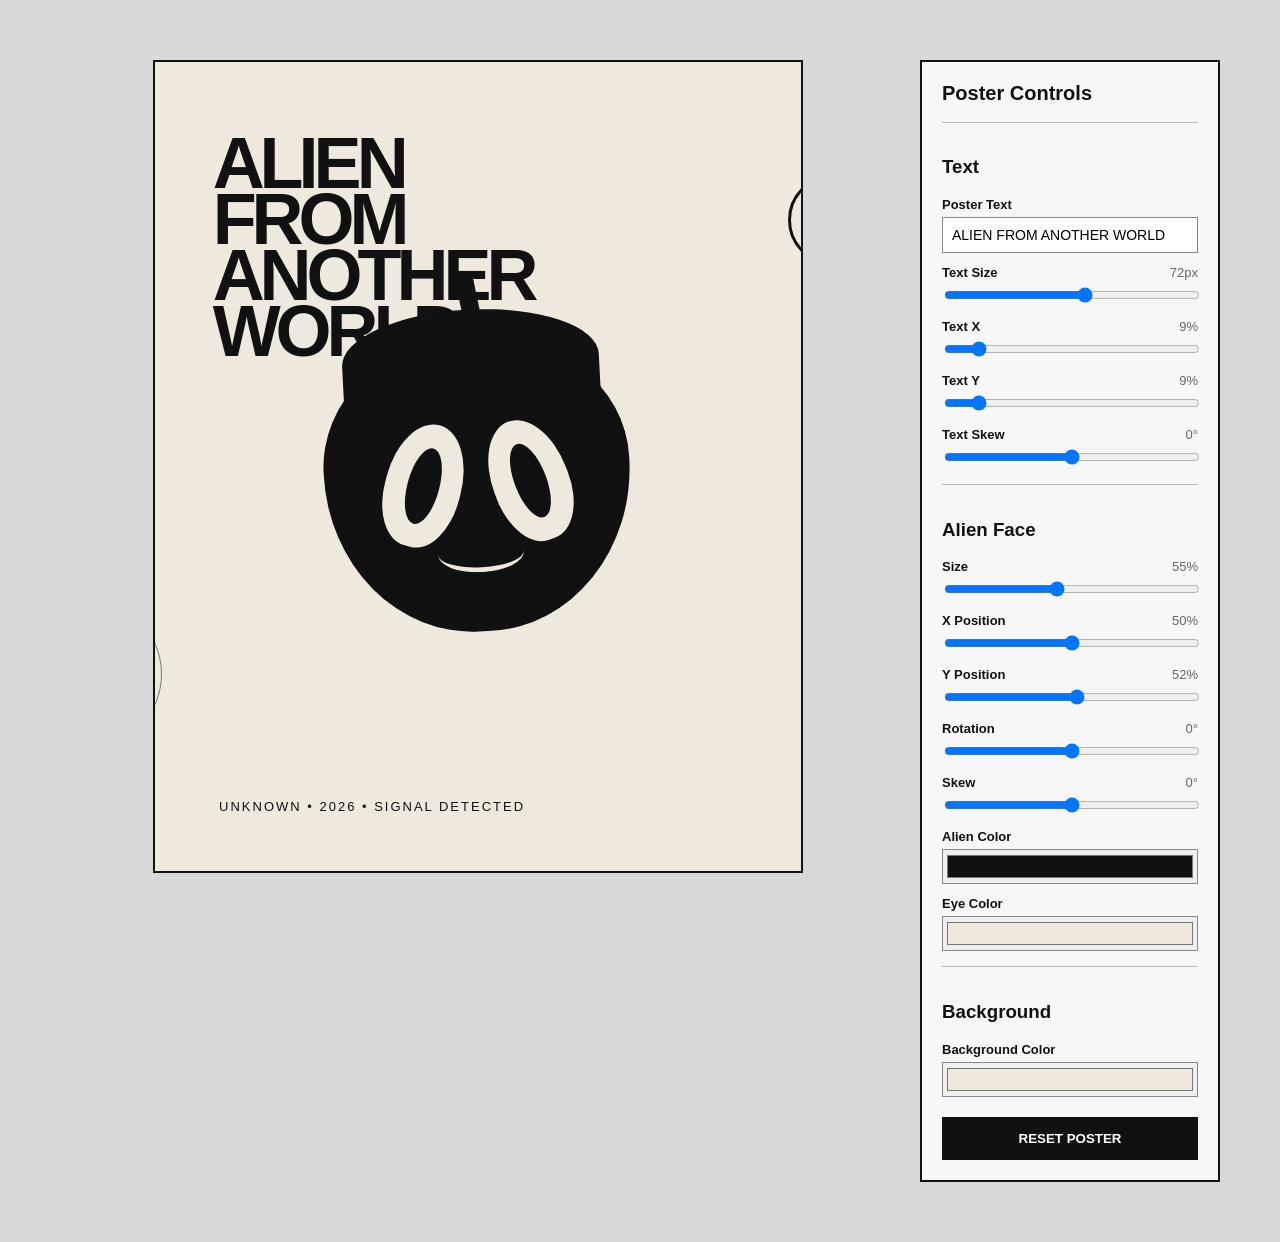
<file: alien.html>
<!DOCTYPE html>
<html lang="en">
<head>
    <meta charset="UTF-8">
    <meta name="viewport" content="width=device-width, initial-scale=1.0">
    <title>Alien Poster Generator</title>

    <style>
        * {
            box-sizing: border-box;
        }

        body {
            margin: 0;
            font-family: Arial, Helvetica, sans-serif;
            background: #d8d8d8;
            color: #111;
        }

        .container {
            display: grid;
            grid-template-columns: 1fr 300px;
            gap: 25px;
            max-width: 1200px;
            margin: 40px auto;
            padding: 20px;
        }

        /* -------------------------
           POSTER
        ------------------------- */

        .poster {
            position: relative;
            width: 100%;
            max-width: 650px;
            aspect-ratio: 4 / 5;
            margin: auto;
            background: #eee9dc;
            overflow: hidden;
            border: 2px solid #111;
        }

        .title {
            position: absolute;
            left: 9%;
            top: 9%;

            font-size: 72px;
            font-weight: 900;
            line-height: .78;
            letter-spacing: -5px;

            z-index: 5;

            white-space: pre-line;
        }

        .subtitle {
            position: absolute;
            left: 10%;
            bottom: 7%;

            font-size: 13px;
            letter-spacing: 2px;

            z-index: 5;
        }

        /* -------------------------
           ALIEN
        ------------------------- */

        .alien {
            position: absolute;

            left: 50%;
            top: 52%;

            width: 55%;
            aspect-ratio: 1 / 1;

            transform:
                translate(-50%, -50%)
                rotate(0deg)
                skew(0deg);

            z-index: 3;
        }

        .head {
            position: absolute;

            inset: 8% 7%;

            background: #111;

            border-radius:
                50% 50% 48% 48%
                /
                44% 44% 55% 55%;

            transform: rotate(-3deg);
        }

        /* Alien forehead */

        .head::before {
            content: "";

            position: absolute;

            left: 8%;
            right: 8%;
            top: -8%;

            height: 34%;

            background: #111;

            border-radius: 50% 50% 0 0;
        }

        /* Eyes */

        .eye {
            position: absolute;

            width: 25%;
            height: 42%;

            background: #eee9dc;

            border-radius: 55% 55% 50% 50%;

            top: 29%;

            transform: rotate(18deg);
        }

        .eye.left {
            left: 20%;
        }

        .eye.right {
            right: 20%;
            transform: rotate(-18deg);
        }

        /* Pupils */

        .pupil {
            position: absolute;

            width: 42%;
            height: 62%;

            background: #111;

            border-radius: 50%;

            left: 29%;
            top: 19%;
        }

        /* Mouth */

        .mouth {
            position: absolute;

            width: 28%;
            height: 13%;

            left: 36%;
            bottom: 20%;

            border-bottom: 5px solid #eee9dc;

            border-radius: 0 0 50% 50%;
        }

        /* Antenna */

        .antenna {
            position: absolute;

            width: 5%;
            height: 20%;

            background: #111;

            left: 48%;
            top: -7%;

            transform:
                rotate(-12deg);

            transform-origin: bottom;
        }

        .antenna::after {
            content: "";

            position: absolute;

            width: 18px;
            height: 18px;

            background: #111;

            border-radius: 50%;

            top: -10px;
            left: 50%;

            transform: translateX(-50%);
        }

        /* Decorative circles */

        .orb {
            position: absolute;

            width: 90px;
            height: 90px;

            border: 3px solid #111;
            border-radius: 50%;

            right: -12%;
            top: 14%;
        }

        .orb2 {
            position: absolute;

            width: 150px;
            height: 150px;

            border: 1px solid #777;
            border-radius: 50%;

            left: -22%;
            bottom: 15%;
        }

        /* -------------------------
           CONTROLS
        ------------------------- */

        .controls {
            padding: 20px;

            background: #f7f7f7;

            border: 2px solid #111;
        }

        .controls h2 {
            margin-top: 0;
            font-size: 20px;
        }

        .section {
            border-top: 1px solid #bbb;

            padding-top: 15px;
            margin-top: 15px;
        }

        label {
            display: block;

            font-size: 13px;
            font-weight: bold;

            margin-top: 12px;
            margin-bottom: 5px;
        }

        input[type="text"] {
            width: 100%;

            padding: 9px;

            border: 1px solid #888;

            font-size: 14px;
        }

        input[type="range"] {
            width: 100%;
        }

        input[type="color"] {
            width: 100%;
            height: 35px;

            border: 1px solid #888;
        }

        .value {
            float: right;

            font-weight: normal;
            color: #666;
        }

        button {
            width: 100%;

            margin-top: 20px;

            padding: 12px;

            border: 2px solid #111;

            background: #111;
            color: white;

            font-weight: bold;

            cursor: pointer;
        }

        button:hover {
            background: white;
            color: #111;
        }

        /* -------------------------
           MOBILE
        ------------------------- */

        @media (max-width: 750px) {

            .container {
                grid-template-columns: 1fr;
            }

            .poster {
                width: 100%;
            }

        }
    </style>
</head>


<body>

<div class="container">

    <!-- =========================
         POSTER
    ========================== -->

    <div>

        <div class="poster" id="poster">

            <!-- Decorative shapes -->

            <div class="orb"></div>
            <div class="orb2"></div>


            <!-- Main title -->

            <div class="title" id="title">
                ALIEN
                FROM
                ANOTHER
                WORLD
            </div>


            <!-- Alien -->

            <div class="alien" id="alien">

                <div class="antenna"></div>

                <div class="head">

                    <div class="eye left">
                        <div class="pupil"></div>
                    </div>

                    <div class="eye right">
                        <div class="pupil"></div>
                    </div>

                    <div class="mouth"></div>

                </div>

            </div>


            <!-- Bottom text -->

            <div class="subtitle">
                UNKNOWN • 2026 • SIGNAL DETECTED
            </div>

        </div>

    </div>


    <!-- =========================
         CONTROLS
    ========================== -->

    <div class="controls">

        <h2>Poster Controls</h2>


        <!-- TEXT -->

        <div class="section">

            <h3>Text</h3>

            <label>
                Poster Text
            </label>

            <input
                type="text"
                id="textInput"
                value="ALIEN FROM ANOTHER WORLD"
            >


            <label>
                Text Size

                <span
                    class="value"
                    id="textSizeValue">
                    72px
                </span>

            </label>

            <input
                type="range"
                id="textSize"
                min="25"
                max="110"
                value="72"
            >


            <label>
                Text X

                <span
                    class="value"
                    id="textXValue">
                    9%
                </span>

            </label>

            <input
                type="range"
                id="textX"
                min="0"
                max="80"
                value="9"
            >


            <label>
                Text Y

                <span
                    class="value"
                    id="textYValue">
                    9%
                </span>

            </label>

            <input
                type="range"
                id="textY"
                min="0"
                max="80"
                value="9"
            >


            <label>
                Text Skew

                <span
                    class="value"
                    id="textSkewValue">
                    0°
                </span>

            </label>

            <input
                type="range"
                id="textSkew"
                min="-30"
                max="30"
                value="0"
            >

        </div>


        <!-- ALIEN -->

        <div class="section">

            <h3>Alien Face</h3>


            <label>
                Size

                <span
                    class="value"
                    id="alienSizeValue">
                    55%
                </span>

            </label>

            <input
                type="range"
                id="alienSize"
                min="20"
                max="100"
                value="55"
            >


            <label>
                X Position

                <span
                    class="value"
                    id="alienXValue">
                    50%
                </span>

            </label>

            <input
                type="range"
                id="alienX"
                min="0"
                max="100"
                value="50"
            >


            <label>
                Y Position

                <span
                    class="value"
                    id="alienYValue">
                    52%
                </span>

            </label>

            <input
                type="range"
                id="alienY"
                min="0"
                max="100"
                value="52"
            >


            <label>
                Rotation

                <span
                    class="value"
                    id="alienRotationValue">
                    0°
                </span>

            </label>

            <input
                type="range"
                id="alienRotation"
                min="-180"
                max="180"
                value="0"
            >


            <label>
                Skew

                <span
                    class="value"
                    id="alienSkewValue">
                    0°
                </span>

            </label>

            <input
                type="range"
                id="alienSkew"
                min="-30"
                max="30"
                value="0"
            >


            <label>
                Alien Color
            </label>

            <input
                type="color"
                id="alienColor"
                value="#111111"
            >


            <label>
                Eye Color
            </label>

            <input
                type="color"
                id="eyeColor"
                value="#eee9dc"
            >

        </div>


        <!-- BACKGROUND -->

        <div class="section">

            <h3>Background</h3>

            <label>
                Background Color
            </label>

            <input
                type="color"
                id="backgroundColor"
                value="#eee9dc"
            >

        </div>


        <!-- RESET -->

        <button id="resetButton">
            RESET POSTER
        </button>

    </div>

</div>


<!-- =========================
     JAVASCRIPT
========================== -->

<script>

/*
    ========================================
    SELECT ELEMENTS
    ========================================
*/

const poster = document.getElementById("poster");

const title = document.getElementById("title");

const alien = document.getElementById("alien");

const alienHead = document.querySelector(".head");

const antenna = document.querySelector(".antenna");

const pupils = document.querySelectorAll(".pupil");

const eyes = document.querySelectorAll(".eye");

const mouth = document.querySelector(".mouth");


/*
    ========================================
    REUSABLE FUNCTION:
    UPDATE TEXT
    ========================================
*/

function updateText() {

    const text =
        document.getElementById("textInput").value;

    const size =
        document.getElementById("textSize").value;

    const x =
        document.getElementById("textX").value;

    const y =
        document.getElementById("textY").value;

    const skew =
        document.getElementById("textSkew").value;


    /*
        Change the text
    */

    title.textContent =
        text.replace(/\s+/g, "\n");


    /*
        Change text size
    */

    title.style.fontSize =
        size + "px";


    /*
        Change X position
    */

    title.style.left =
        x + "%";


    /*
        Change Y position
    */

    title.style.top =
        y + "%";


    /*
        Change skew
    */

    title.style.transform =
        "skew(" + skew + "deg)";


    /*
        Update numbers shown
        next to sliders
    */

    document.getElementById("textSizeValue")
        .textContent = size + "px";

    document.getElementById("textXValue")
        .textContent = x + "%";

    document.getElementById("textYValue")
        .textContent = y + "%";

    document.getElementById("textSkewValue")
        .textContent = skew + "°";
}


/*
    ========================================
    REUSABLE FUNCTION:
    UPDATE ALIEN
    ========================================
*/

function updateAlien() {

    const size =
        document.getElementById("alienSize").value;

    const x =
        document.getElementById("alienX").value;

    const y =
        document.getElementById("alienY").value;

    const rotation =
        document.getElementById("alienRotation").value;

    const skew =
        document.getElementById("alienSkew").value;


    /*
        Change alien size
    */

    alien.style.width =
        size + "%";


    /*
        Change alien position
    */

    alien.style.left =
        x + "%";

    alien.style.top =
        y + "%";


    /*
        Change rotation and skew
    */

    alien.style.transform =
        "translate(-50%, -50%) " +
        "rotate(" + rotation + "deg) " +
        "skew(" + skew + "deg)";


    /*
        Update slider values
    */

    document.getElementById("alienSizeValue")
        .textContent = size + "%";

    document.getElementById("alienXValue")
        .textContent = x + "%";

    document.getElementById("alienYValue")
        .textContent = y + "%";

    document.getElementById("alienRotationValue")
        .textContent = rotation + "°";

    document.getElementById("alienSkewValue")
        .textContent = skew + "°";
}


/*
    ========================================
    REUSABLE FUNCTION:
    UPDATE COLORS
    ========================================
*/

function updateColors() {

    const alienColor =
        document.getElementById("alienColor").value;

    const eyeColor =
        document.getElementById("eyeColor").value;


    /*
        Change alien color
    */

    alienHead.style.background =
        alienColor;

    antenna.style.background =
        alienColor;


    /*
        Change pupils
    */

    pupils.forEach(function(pupil) {

        pupil.style.background =
            alienColor;

    });


    /*
        Change eye color
    */

    eyes.forEach(function(eye) {

        eye.style.background =
            eyeColor;

    });


    /*
        Change mouth color
    */

    mouth.style.borderBottomColor =
        eyeColor;
}


/*
    ========================================
    REUSABLE FUNCTION:
    UPDATE BACKGROUND
    ========================================
*/

function updateBackground() {

    const color =
        document.getElementById("backgroundColor").value;

    poster.style.background =
        color;
}


/*
    ========================================
    EVENT LISTENERS
    ========================================
*/


/*
    Text controls
*/

document
    .getElementById("textInput")
    .addEventListener("input", updateText);

document
    .getElementById("textSize")
    .addEventListener("input", updateText);

document
    .getElementById("textX")
    .addEventListener("input", updateText);

document
    .getElementById("textY")
    .addEventListener("input", updateText);

document
    .getElementById("textSkew")
    .addEventListener("input", updateText);


/*
    Alien controls
*/

document
    .getElementById("alienSize")
    .addEventListener("input", updateAlien);

document
    .getElementById("alienX")
    .addEventListener("input", updateAlien);

document
    .getElementById("alienY")
    .addEventListener("input", updateAlien);

document
    .getElementById("alienRotation")
    .addEventListener("input", updateAlien);

document
    .getElementById("alienSkew")
    .addEventListener("input", updateAlien);


/*
    Color controls
*/

document
    .getElementById("alienColor")
    .addEventListener("input", updateColors);

document
    .getElementById("eyeColor")
    .addEventListener("input", updateColors);


/*
    Background
*/

document
    .getElementById("backgroundColor")
    .addEventListener("input", updateBackground);


/*
    ========================================
    RESET FUNCTION
    ========================================
*/

function resetPoster() {

    document.getElementById("textInput").value =
        "ALIEN FROM ANOTHER WORLD";

    document.getElementById("textSize").value =
        72;

    document.getElementById("textX").value =
        9;

    document.getElementById("textY").value =
        9;

    document.getElementById("textSkew").value =
        0;


    document.getElementById("alienSize").value =
        55;

    document.getElementById("alienX").value =
        50;

    document.getElementById("alienY").value =
        52;

    document.getElementById("alienRotation").value =
        0;

    document.getElementById("alienSkew").value =
        0;


    document.getElementById("alienColor").value =
        "#111111";

    document.getElementById("eyeColor").value =
        "#eee9dc";

    document.getElementById("backgroundColor").value =
        "#eee9dc";


    /*
        Re-run all functions
        after resetting
    */

    updateText();

    updateAlien();

    updateColors();

    updateBackground();
}


/*
    Connect reset button
*/

document
    .getElementById("resetButton")
    .addEventListener("click", resetPoster);


/*
    ========================================
    INITIALIZE
    ========================================
*/

updateText();

updateAlien();

updateColors();

updateBackground();

</script>

</body>
</html>
</file>
